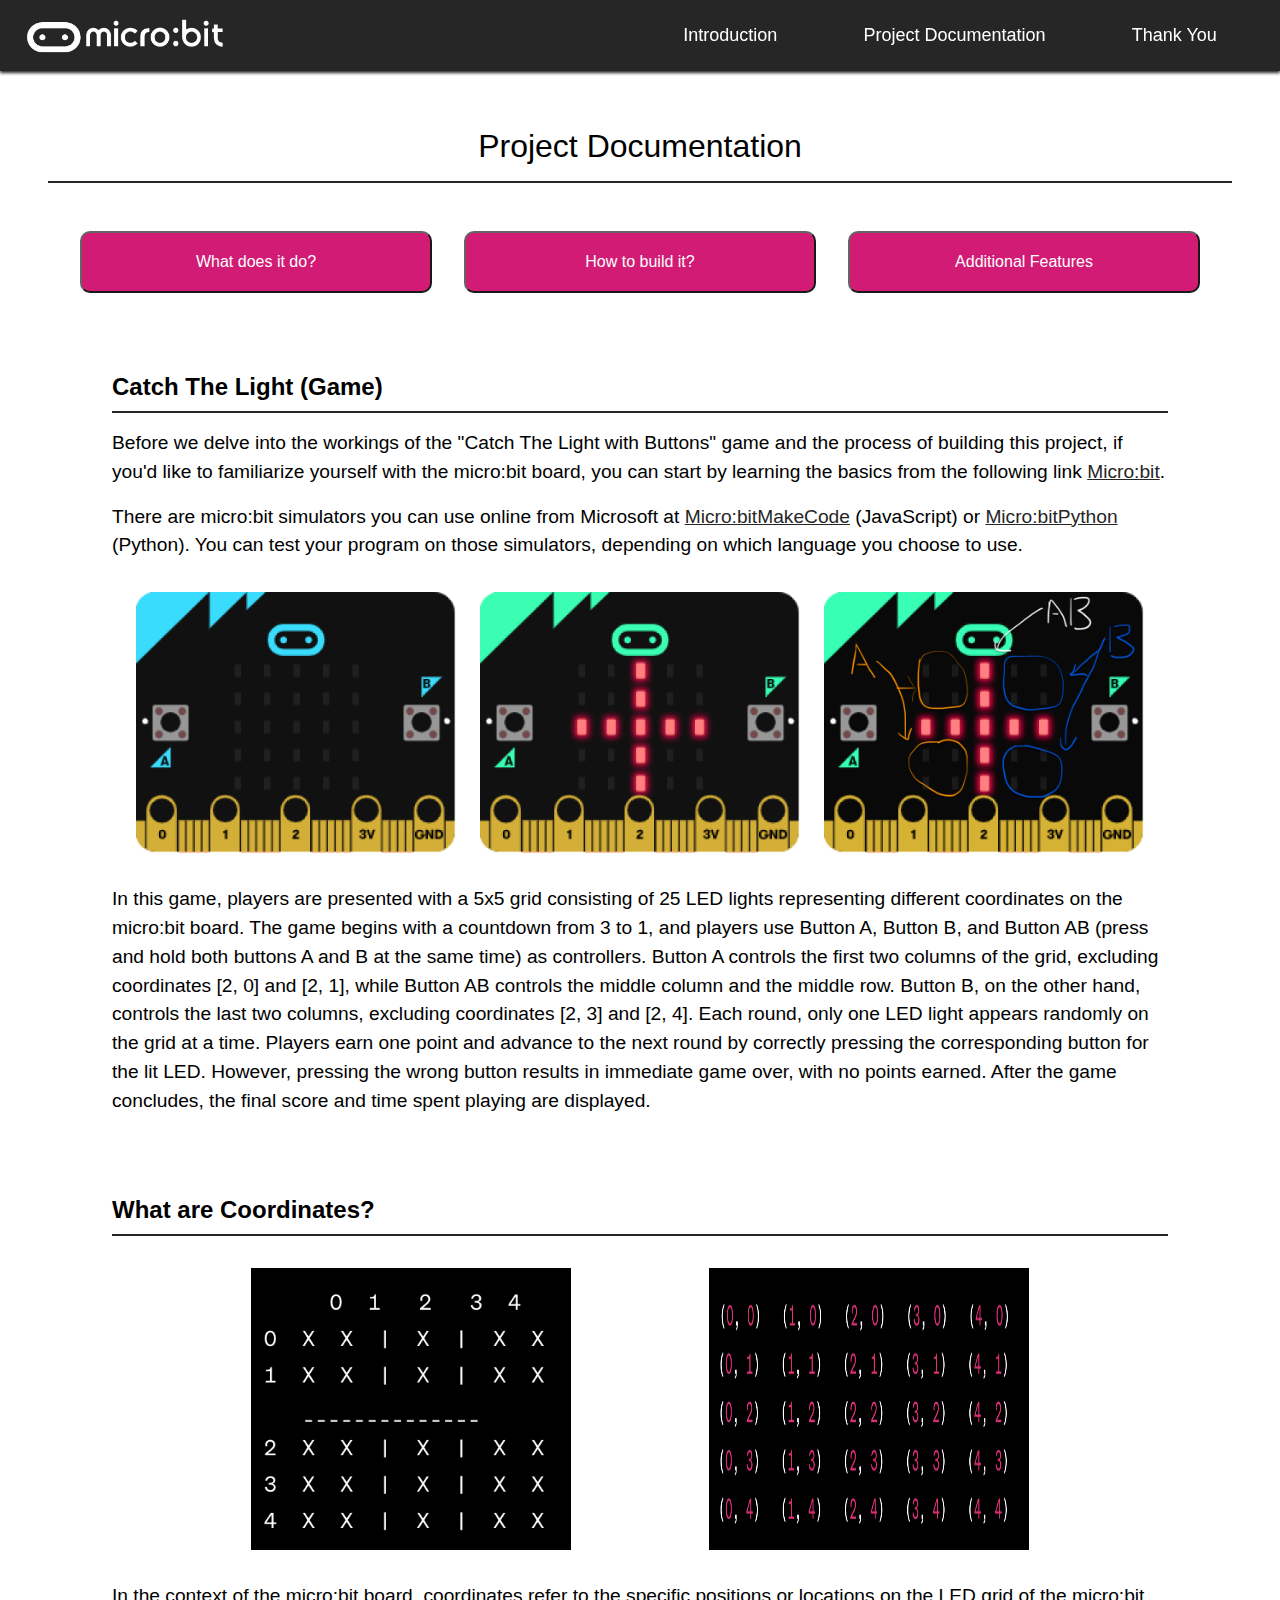
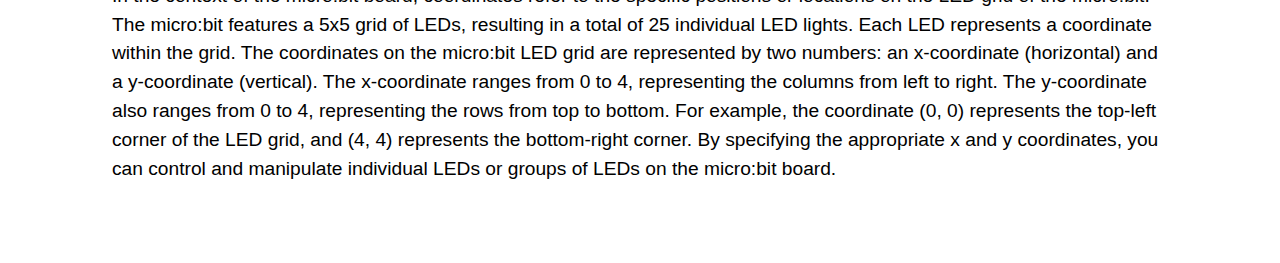
<file: Project1/projectdocpage.html>
<!DOCTYPE html>
<html lang="en">
  <head>
    <meta charset="UTF-8" />
    <meta name="viewport" content="width=device-width, initial-scale=1.0" />
    <link rel="stylesheet" type="text/css" href="css/styles.css" />
    <title>Micro:bit</title>
  </head>
  <body>
    <header>
      <nav class="nav-container">
        <div class="logo-container">
          <a href="index.html"
            ><img src="images/microbit_logo.png" alt="Microbit_Logo"
          /></a>
        </div>
        <ul>
          <li><a class="nav-link" href="index.html">Introduction</a></li>
          <li>
            <a class="nav-link" href="projectdocpage.html"
              >Project Documentation</a
            >
          </li>
          <li><a class="nav-link" href="thankyoupage.html">Thank You</a></li>
        </ul>
      </nav>
    </header>

    <section class="project-doc-container">
      <h1 class="project-doc-main-title">Project Documentation</h1>
      <div class="all-subpagetabs-container">
        <button
          class="smalltab1"
          onclick="showFirstTabs(event, 'whatdoesitdo-content')"
          type="button"
        >
          What does it do?
        </button>

        <button
          class="smalltab1"
          onclick="showFirstTabs(event, 'howtobuildit-content')"
          type="button"
        >
          How to build it?
        </button>

        <button
          class="smalltab1"
          onclick="showFirstTabs(event, 'additionalfeatures-content')"
          type="button"
        >
          Additional Features
        </button>
      </div>

      <div class="all-subpagecontent-container">
        <div id="whatdoesitdo-content" class="tinytap1 showfirstsubpagecontent">
          <h1>Catch The Light (Game)</h1>

          <p>
            Before we delve into the workings of the "Catch The Light with
            Buttons" game and the process of building this project, if you'd
            like to familiarize yourself with the micro:bit board, you can start
            by learning the basics from the following link
            <a
              href="https://microbit.org/get-started/first-steps/introduction/"
              title="Micro:bit Tutorial"
              >Micro:bit</a
            >.
          </p>

          <p class="simulators-link">
            There are micro:bit simulators you can use online from Microsoft at
            <a href="https://makecode.microbit.org">Micro:bitMakeCode</a>
            (JavaScript) or
            <a href="https://python.microbit.org">Micro:bitPython</a> (Python).
            You can test your program on those simulators, depending on which
            language you choose to use.
          </p>

          <div class="image-container1">
            <img src="images/microbit-board.png" alt="Microbit_Board" />
            <img
              src="images/microbit-crossline.png"
              alt="Microbit_Board_crossline"
            />
            <img
              src="images/microbit-crossline-notes.png"
              alt="Microbit_crossline_notes"
            />
          </div>

          <p>
            In this game, players are presented with a 5x5 grid consisting of 25
            LED lights representing different coordinates on the micro:bit
            board. The game begins with a countdown from 3 to 1, and players use
            Button A, Button B, and Button AB (press and hold both buttons A and
            B at the same time) as controllers. Button A controls the first two
            columns of the grid, excluding coordinates [2, 0] and [2, 1], while
            Button AB controls the middle column and the middle row. Button B,
            on the other hand, controls the last two columns, excluding
            coordinates [2, 3] and [2, 4]. Each round, only one LED light
            appears randomly on the grid at a time. Players earn one point and
            advance to the next round by correctly pressing the corresponding
            button for the lit LED. However, pressing the wrong button results
            in immediate game over, with no points earned. After the game
            concludes, the final score and time spent playing are displayed.
          </p>

          <h1 class="coordinates-heading">What are Coordinates?</h1>

          <div class="image-container2">
            <img src="images/LEDs_coordinates.png" alt="LEDs_coordinates" />
            <img src="images/coordinates_points.png" alt="coordinates_points" />
          </div>

          <p>
            In the context of the micro:bit board, coordinates refer to the
            specific positions or locations on the LED grid of the micro:bit.
            The micro:bit features a 5x5 grid of LEDs, resulting in a total of
            25 individual LED lights. Each LED represents a coordinate within
            the grid. The coordinates on the micro:bit LED grid are represented
            by two numbers: an x-coordinate (horizontal) and a y-coordinate
            (vertical). The x-coordinate ranges from 0 to 4, representing the
            columns from left to right. The y-coordinate also ranges from 0 to
            4, representing the rows from top to bottom. For example, the
            coordinate (0, 0) represents the top-left corner of the LED grid,
            and (4, 4) represents the bottom-right corner. By specifying the
            appropriate x and y coordinates, you can control and manipulate
            individual LEDs or groups of LEDs on the micro:bit board.
          </p>
        </div>

        <div id="howtobuildit-content" class="tinytap1">
          <section class="game-break-down-container">
            <h1>Game Break Down</h1>
            <ul>
              <li>
                The game features a 5x5 grid with 25 LED lights representing
                coordinates.
              </li>
              <li>The game starts with a countdown from 3 to 1.</li>
              <li>
                Button A, Button B, and Button AB are used as controllers.
              </li>
              <li>
                Button A controls the first two columns (excluding coordinates
                [2, 0] and [2, 1]).
              </li>
              <li>Button AB controls the middle column and the middle row.</li>
              <li>
                Button B controls the last two columns (excluding coordinates
                [2, 3] and [2, 4]).
              </li>
              <li>
                Only ONE LED light appears randomly on the board at a time
                during each round.
              </li>
              <li>
                Correctly pressing the corresponding button earns one point and
                progresses to the next round.
              </li>
              <li>
                Pressing the wrong button results in no points and immediate
                game over.
              </li>
              <li>
                After the game ends, the final score and time spent are
                displayed.
              </li>
            </ul>
          </section>

          <section class="steps-container">
            <h1 class="stepbystep-heading">Step By Step</h1>
            <div class="steps-content">
              <div class="inner-steps-content1">
                <h2>Step 1</h2>
              </div>
              <div class="inner-steps-content2">
                <p>
                  In Step 1, we need to figure out how to randomly light up just
                  one LED at a time on the grid for each round. Since we know
                  that each LED represents a coordinate in the grid, we can
                  think of it as having an x-coordinate (horizontal) and a
                  y-coordinate (vertical). The x-coordinate represents the
                  column number, while the y-coordinate represents the row
                  number.
                </p>
                <p>
                  So, how do we make it random? It's simple! We can use the
                  magic of math by employing the trusty Math.randomRange()
                  function. For example: Math.randomRange(0, 4), now we can get
                  a random number between 0 and 4 for both the x and y
                  coordinates.
                </p>
                <p>
                  Once we have these random coordinates, we can create a nifty
                  little function that takes them as inputs and lights up the
                  corresponding LED on the grid.
                </p>
                <p>
                  Now, every time we call this function, a random LED will light
                  up on the grid, adding that extra element of surprise and
                  variability to the game.
                </p>
                <div class="image-container3">
                  <img src="images/code1.png" alt="MathRandomRangeFunction" />
                  <img
                    src="images/code7.png"
                    alt="RandomGenerateLEDlightFunction"
                  />
                </div>
              </div>
            </div>
          </section>

          <section class="steps-container">
            <div class="steps-content">
              <div class="inner-steps-content1">
                <h2>Step 2</h2>
              </div>
              <div class="inner-steps-content2">
                <p>
                  In Step 2, let's talk about the variable called 'isRoundOver'.
                  This variable is very important because it helps us figure out
                  if the current round is over or not. Basically, it holds a
                  boolean value, which means it can be either true or false.
                </p>
                <p>
                  At the beginning of each round, we set 'isRoundOver' to false.
                  This means the round is still in progress, and the players
                  haven't lost yet. If the players successfully complete the
                  round, we keep 'isRoundOver' as false because the round is
                  still ongoing.
                </p>
                <p>
                  But here's the twist: if the players lose the round, we set
                  'isRoundOver' to true. This tells us that the round is over
                  and they didn't make it. However, after the game ends, we
                  reset 'isRoundOver' back to false. Why? Well, that's because
                  we want to start a new game right away without any delay.
                </p>
                <p>
                  With the help of the 'isRoundOver' variable, we can easily
                  keep track of the round's status and make sure everything runs
                  smoothly.
                </p>
              </div>
            </div>
          </section>

          <section class="steps-container">
            <div class="steps-content">
              <div class="inner-steps-content1">
                <h2>Step 3</h2>
              </div>
              <div class="inner-steps-content2">
                <p>
                  In Step 3, let's talk about how we keep track of the score in
                  this game. The rule is straightforward: if the players win a
                  round, they earn one point. It's one point per round, simple
                  as that!
                </p>
                <p>
                  To implement this, we start by declaring a variable called
                  'score' at the beginning of the game and initialize it to 0.
                  This variable will hold the player's score throughout the
                  game.
                </p>
                <p>
                  Whenever the player wins a round, we increase their score by
                  one. How do we do it? Well, there are a couple of ways. We can
                  use the expression 'score = score + 1', which adds one to the
                  current score. Alternatively, we can use the shorthand form
                  'score += 1', which does the same thing.
                </p>
                <p>
                  On the other hand, if the player loses a round, no points are
                  awarded, and they lose the game right away. So, it's important
                  for them to aim for victory in each round to boost their
                  score.
                </p>
                <p>
                  By keeping track of the score, we can add an element of
                  competition and motivate the players to strive for success in
                  the game.
                </p>
              </div>
            </div>
          </section>

          <section class="steps-container">
            <div class="steps-content">
              <div class="inner-steps-content1">
                <h2>Step 4</h2>
              </div>
              <div class="inner-steps-content2">
                <p>
                  In Step 4, let's dive into tracking the time spent by the
                  player while playing the game. Before we use our game as an
                  example, let's understand the concept of an in-built function
                  called 'input.runningTime()'.
                </p>
                <p>
                  This function gives us the number of milliseconds that have
                  passed since the micro:bit was powered on or restarted. It
                  allows us to measure time during the execution of our code.
                  For instance, by recording the current time before and after a
                  specific operation or event, we can calculate the time
                  difference using 'input.runningTime()'.
                </p>
                <p>
                  Now, let's apply this concept to our game example. Firstly, we
                  declare a variable called 'startTime' and set it to 0. Keep in
                  mind that our game begins with a 3-second countdown. After
                  that, we capture the time that has already passed before the
                  game starts using 'startTime = input.runningTime()'.
                </p>
                <p>
                  During the game, if the player loses, we immediately declare
                  another variable called 'elapsedTime' to calculate the time
                  difference. Using the formula 'elapsedTime =
                  input.runningTime() - startTime', we obtain the current total
                  time spent on the micro:bit, subtracting the time spent before
                  the game started. This provides us with the actual game time
                  that the player has spent from the start to the end of the
                  game.
                </p>
                <p>
                  This is how we determine the time the player has spent playing
                  the game. Additionally, we display the score through LEDs once
                  the game has finished, giving the player a visual
                  representation of their performance.
                </p>
                <p>
                  By incorporating time tracking into our game, we can provide
                  an engaging and time-bound challenge for the players,
                  enhancing the overall experience.
                </p>
              </div>
            </div>
          </section>

          <section class="steps-container">
            <div class="steps-content">
              <div class="inner-steps-content1">
                <h2>Step 5</h2>
              </div>
              <div class="inner-steps-content2">
                <div class="image-container4">
                  <img
                    src="images/code9.png"
                    alt="PressedButtonAndCheckONOFFlightCondition"
                  />
                  <img
                    src="images/code3.png"
                    alt="CheckONOFFlightConditionFunction"
                  />
                </div>

                <p>
                  In Step 5, let's dive into the code and focus on how the
                  player can win a round. As we already know, winning a round
                  requires the player to press the corresponding button for the
                  lit LED. Each button has control over specific columns and
                  rows on the grid: Button A controls the first two columns
                  (excluding coordinates [2, 0] and [2, 1]), Button AB controls
                  the middle column and middle row, and Button B controls the
                  last two columns (excluding coordinates [2, 3] and [2, 4]).
                </p>
                <p>
                  To check the state of the LED light, we need to understand a
                  few functions: 'led.point' and 'led.plot'. The 'led.point'
                  function determines the state of the LED, whether it's 'on' or
                  'off', without actually lighting it up. It returns a boolean
                  value indicating the LED's state. On the other hand, the
                  'led.plot' function is responsible for lighting up the LED on
                  the grid and can also change its state from 'on' to 'off' or
                  vice versa.
                </p>
                <p>
                  Since the game involves the player pressing the correct button
                  to win the round, we need to check if the light at a specific
                  coordinate is 'on' or 'off'. This check helps us determine if
                  the player clicked the correct button. The figure on the right
                  illustrates the check condition function, which returns true
                  if the light is 'on' and false if it's 'off'.
                </p>
                <p>
                  In the figure on the left, we see that if the player presses
                  the correct button, we add one point to the score. Since the
                  round is not over yet, we set the 'isRoundOver' variable to
                  false. Finally, we move on to the next round and continue the
                  game.
                </p>
                <p>
                  But what happens if the player loses the game? Don't worry,
                  we'll address this in the following steps. You're making great
                  progress! Keep it up!
                </p>
              </div>
            </div>
          </section>

          <section class="steps-container">
            <div class="steps-content">
              <div class="inner-steps-content1">
                <h2>Step 6</h2>
              </div>
              <div class="inner-steps-content2">
                <div class="image-container5">
                  <img src="images/code10.png" alt="PlayersLostTheGameCode" />
                </div>
                <p>
                  In Step 6, let's explore what happens when the player loses
                  the game. As depicted in the figure above, we immediately
                  declare and initialize the 'elapsedTime' variable to keep
                  track of the time the player spent playing the game. Then, we
                  set the 'isRoundOver' variable to true, indicating that the
                  round is over because the player lost.
                </p>
                <p>
                  To provide a sense of closure, we display the final score
                  using the 'basic.showString()' and 'basic.showNumber()'
                  functions. Afterward, we divide the 'elapsedTime' by 1000
                  because the micro:bit board measures time in milliseconds, but
                  we want to present it in seconds. To achieve this, we convert
                  the total game time, represented as a number, into a String
                  using the 'toString()' function. Subsequently, we display the
                  total game time to the player and restart the game.
                </p>
                <p>
                  Displaying the final score and game time adds a competitive
                  element to the game, motivating players to strive for the
                  highest score and complete the game in the shortest time
                  possible. This fosters engagement and encourages players to
                  continue playing and improving their performance.
                </p>
              </div>
            </div>
          </section>

          <section class="steps-container">
            <div class="steps-content">
              <div class="inner-steps-content1">
                <h2>Step 7</h2>
              </div>
              <div class="inner-steps-content2">
                <div class="image-container6">
                  <img src="images/code11.png" alt="ResetEverything" />
                </div>
                <p>
                  In Step 7, it's crucial to remember to reset everything after
                  the player loses the game. Failure to do so would prevent us
                  from continuing to play and could lead to using the score and
                  game time from the previous game.
                </p>
                <p>
                  To ensure a fresh start, it's important to reset all variables
                  and related elements. This includes using the
                  'basic.clearScreen()' function to clear the LED matrix,
                  resetting the 'score' and 'startTime' variables back to 0, and
                  setting 'isRoundOver' to false. By resetting everything, we
                  can prepare the game for a new session.
                </p>
                <p>
                  By following this practice and resetting everything before
                  starting a new game, we maintain a clean slate and avoid any
                  interference or carryover from previous game sessions. This
                  allows for a fair and consistent gameplay experience.
                </p>
              </div>
            </div>
          </section>

          <section class="steps-container">
            <div class="steps-content">
              <div class="inner-steps-content1">
                <h2>Step 8</h2>
              </div>
              <div class="inner-steps-content2">
                <div class="image-container7">
                  <img src="images/code5.png" alt="CountdownLoopFunction" />
                </div>
                <p>
                  In Step 8, let's focus on creating a countdown animation for
                  the game. The game begins with a countdown from 3 to 1, which
                  enhances the user experience and adds interactivity to the
                  game.
                </p>
                <p>
                  To achieve this, we can create a function that includes a for
                  loop. Within the loop, we display the countdown numbers and
                  introduce a delay of 0.5 seconds using the 'basic.pause()'
                  function. As illustrated in the figure above, the pause
                  duration is set to 500 milliseconds, equivalent to 0.5
                  seconds. This allows for a brief pause before moving on to the
                  next iteration. By utilizing a for loop, we can iterate
                  through the process three times, making the code more
                  efficient and executing the countdown animation faster.
                </p>
                <p>
                  To incorporate the countdown animation, we call this function
                  before the game starts, setting the stage for an engaging and
                  dynamic game experience.
                </p>
              </div>
            </div>
          </section>

          <section class="steps-container">
            <div class="steps-content">
              <div class="inner-steps-content1">
                <h2>Step 9</h2>
              </div>
              <div class="inner-steps-content2">
                <div class="image-container8">
                  <img
                    src="images/code6.png"
                    alt="ShowFlashCrossLineAnimation"
                  />
                </div>
                <p>
                  In Step 9, let's introduce more animation to our game. This
                  animation involves a flashing crossline made up of LED lights,
                  which appears after the countdown at the start of the game and
                  before the actual gameplay begins.
                </p>
                <p>
                  To achieve this, we utilize the 'basic.showLeds()' function,
                  which allows us to draw custom shapes on the LED matrix. In
                  this case, we draw a crossline to highlight the middle column
                  and middle row of the game. The crossline is created using a
                  combination of dots (representing the LED lights turned off)
                  and hashtags (representing the LED lights turned on). It's
                  important to ensure that the drawing is done on a 5x5 grid, as
                  deviating from this grid size may cause issues with the code.
                </p>
                <p>
                  As depicted in the figure above, the first drawing is left
                  empty, the second drawing represents the crossline, and the
                  final drawing is empty again. The reason for having an empty
                  drawing at the end is to clear the LED matrix before the game
                  starts. Otherwise, the crossline would remain on the screen
                  indefinitely.
                </p>
                <p>
                  Furthermore, it's crucial to understand the order of function
                  declarations and function calls. After declaring a function,
                  it's necessary to call the function for it to work properly.
                  The figure below demonstrates the sequence of three function
                  calls, and it's important to follow this order correctly.
                </p>
                <p>
                  By adding this animation and adhering to the correct order of
                  function calls, we enhance the visual appeal of the game and
                  ensure the smooth execution of each animation sequence.
                </p>
                <div class="image-container9">
                  <img src="images/code8.png" alt="ThreeFunctionsCall" />
                </div>
              </div>
            </div>
          </section>

          <section class="steps-container">
            <div class="steps-content">
              <div class="inner-steps-content1">
                <h2>Final Step</h2>
              </div>

              <div class="inner-steps-content2">
                <p>
                  In the final step, after completing all the aforementioned
                  steps, you can refer to the provided source code below to
                  compare it with your own code. This project offers a
                  combination of challenges and enjoyment, making it an engaging
                  endeavor. I hope you have enjoyed working on this project and
                  have found it fulfilling.
                </p>
                <p>
                  If you're interested in delving deeper into micro:bit, I
                  recommend visiting the provided link
                  <a href="https://microbit.org/"
                    >Micro:bit Educational Foundation</a
                  >. The website offers a wealth of learning materials,
                  resources, including videos, documentation, and projects that
                  can further enhance your technical skills. It's a valuable
                  platform to explore and expand your knowledge in the realm of
                  micro:bit.
                </p>
                <p>
                  <a
                    href="images/Microsoft MakeCode for micro_bit.pdf"
                    download="TheSourceCode"
                    >The Source Code</a
                  >
                </p>
              </div>
            </div>
          </section>
        </div>

        <div id="additionalfeatures-content" class="tinytap1">
          <h1>Additional Features Suggestion</h1>

          <ul>
            <li>Add Timer for each round (only 3 seconds)</li>
            <li>Add Diagonal Lines as Button AB column</li>
            <li>
              Make the LEDs light only appears for 1 second and then flash out,
              players need to guess where it is
            </li>
          </ul>
        </div>
      </div>
    </section>

    <script src="js/index.js"></script>
  </body>
</html>
</file>
<file: Project1/css/styles.css>
* {
  margin: 0;
  padding: 0;
  box-sizing: border-box;
}

body {
  background-color: #ffffff;
  font-family: Helvetica, Arial, sans-serif;
}

/* Navbar */
.nav-container {
  display: flex;
  background-color: #262626;
  font-size: 1.125rem;
  position: fixed;
  top: 0;
  left: 0;
  width: 100%;
  box-shadow: 0px 2px 3px#262626;
  z-index: 99;
}

.logo-container {
  flex: 1;
  display: flex;
  justify-content: flex-start;
  align-items: center;
}

.logo-container a {
  display: flex;
  /* justify-content: flex-start;
  align-items: center; */
}

.logo-container a img {
  max-width: 100%;
  height: auto;
  max-height: 60px;
  margin-left: 15px;
}

.logo-container a img:hover {
  opacity: 0.75;
}

nav ul {
  flex: 1;
  display: flex;
  flex-direction: row nowrap;
  justify-content: space-around;
  list-style-type: none;
  padding: 25px 20px;
}

nav ul li a {
  text-decoration: none;
  color: #ffffff;
}

nav ul li a:hover {
  opacity: 0.75;
}

.nav-link {
  position: relative;
}

.nav-link::after {
  content: "";
  position: absolute;
  left: 0;
  bottom: -5px;
  width: 0;
  height: 3px;
  background-color: #cd0365;
  transition: width 0.3s ease-in-out;
}

.nav-link:hover::after {
  width: 100%;
}

/* Introuction Page (content) */
.introduction-content {
  padding-top: 80px;
  display: flex;
  flex-direction: row nowrap;
  min-height: 100vh;
}

.reasons-container {
  flex: 1;
  padding: 20px 25px;
  display: flex;
  flex-direction: column;
  /* align-items: center; */
  justify-content: space-between;
  /* height: 70vh; */
  border-right: 2px solid #262626;
}

.reasons-container h1,
.project-showcase h1 {
  font-weight: normal;
  font-size: 2rem;
}

#reasons-idea h3,
#reasons-format h3 {
  font-weight: normal;
  margin-bottom: 0.5rem;
  padding-bottom: 0.5rem;
  border-bottom: 1px solid #262626;
}

#reasons-format h3 {
  margin-top: 1rem;
}

/* #reasons-idea p,
#reasons-format p {
  text-align: justify;
} */

.project-showcase {
  flex: 1;
  padding: 20px 25px;
  display: flex;
  flex-direction: column;
  align-items: center;
}

#reasons-heading {
  margin-bottom: 1.5rem;
}

#reasons-idea,
#reasons-format {
  flex: 1;
}

#reasons-idea ul {
  list-style-type: square;
  list-style-position: inside;
  margin-top: 0.5rem;
  margin-bottom: 0.5rem;
}

#reasons-idea ul li {
  line-height: 1.5;
}

.project-showcase h1 {
  align-self: flex-start;
}

.project-showcase h2 {
  text-align: center;
  margin-top: 1.5rem;
}

.project-showcase video {
  height: auto;
  width: 45vw;
}

.video-clip,
.video-notes {
  flex: 1;
}

.project-showcase p {
  padding: 15px 10px;
}

.project-showcase p a {
  color: #262626;
}

.project-showcase p a:hover {
  color: purple;
}

/* Thank you Page */
.thankyou-content {
  padding-top: 80px;
  font-size: 1.5rem;
  display: flex;
  flex-direction: row nowrap;
  justify-content: center;
}

.thankyou-content div {
  padding: 20px 50px;
  margin: 40px 40px;
  text-align: center;
  border: 2px solid #262626;
  border-radius: 2.5rem;
  box-shadow: 2px 2px 3px #262626;
}

.thankyou-content div::before {
  content: "\201C";
  font-size: 5rem;
  font-family: Helvetica, Arial, Georgia;
  color: tan;
}

.thankyou-content div::after {
  content: "\201D";
  font-size: 5rem;
  font-family: Helvetica, Arial, Georgia;
  color: tan;
}

/* Project Documentation Page (content) */
.project-doc-container {
  padding-top: 80px;
  width: 100%;
  box-sizing: border-box;
  flex-direction: column;
  display: flex;
}

.project-doc-main-title {
  /* margin-top: 3rem;
  margin-left: 3rem;
  margin-right: 3rem;
  margin-bottom: 3rem; */
  margin: 3rem;
  padding-bottom: 1rem;
  text-align: center;
  font-size: 2rem;
  font-weight: normal;
  border-bottom: 2px solid #262626;
}

.all-subpagetabs-container {
  flex: 1;
  display: flex;
  flex-direction: row nowrap;
  justify-content: space-around;
  margin: 0rem 5rem;
  gap: 2rem;
}

.smalltab1 {
  flex: 1;
  padding: 20px 20px;
  background-color: #cd0365;
  color: #ffffff;
  opacity: 0.9;
  font-size: 1rem;
  border-radius: 10px;
  cursor: pointer;
}

.tinytap1 {
  display: none;
  margin: 5rem;
  padding: 0rem 2rem;
}

.showfirstsubpagecontent {
  /* show first-sub page content directly */
  display: block;
}

.all-subpagecontent-container {
  flex: 4;
  display: flex;
}

.all-subpagecontent-container h1 {
  font-size: 1.5rem;
  border-bottom: 2px solid #262626;
  padding-bottom: 10px;
  margin-bottom: 1rem;
}

.all-subpagecontent-container p {
  font-size: 1.2rem;
  line-height: 1.5;
}

.all-subpagecontent-container p a {
  color: #262626;
}

.all-subpagecontent-container p a:hover {
  color: purple;
}

.simulators-link {
  margin-top: 1rem;
}

.image-container1 {
  display: flex;
  flex-direction: row nowrap;
  justify-content: space-evenly;
  margin: 2rem 0rem;
}

.image-container1 img {
  height: auto;
  width: 25vw;
}

.coordinates-heading {
  margin-top: 5rem;
}

.image-container2 {
  display: flex;
  flex-direction: row nowrap;
  justify-content: space-evenly;
  margin: 2rem 0rem;
}

.image-container2 img {
  height: auto;
  width: 25vw;
}

#additionalfeatures-content p {
  line-height: 2;
}

#howtobuildit-content ul {
  list-style-type: square;
  list-style-position: inside;
  line-height: 3;
}

#howtobuildit-content ul li {
  font-size: 1.2rem;
}

#howtobuildit-content {
  flex: 1;
}

.game-break-down-container {
  display: flex;
  flex-direction: column;
}

.stepbystep-heading {
  border-bottom: 1px solid #262626;
  margin-top: 5rem;
}

.steps-container {
  display: flex;
  flex-direction: column;
  margin-bottom: 1rem;
}

/* .steps-container h2 {
  border: 1px solid #262626;
} */

.steps-content {
  display: flex;
  flex-direction: row nowrap;
  justify-content: center;
  align-items: center;
  border-bottom: 1.5px solid #262626;
}

.inner-steps-content1 {
  flex: 1;
  display: flex;
  justify-content: center;
  align-items: center;
}

.inner-steps-content1 h2 {
  padding: 2rem;
  border: 2px solid #262626;
  border-radius: 3rem;
  background-color: #cd0365;
  color: #ffffff;
}

.inner-steps-content2 {
  flex: 5;
}

.inner-steps-content2 > p {
  margin-bottom: 1rem;
}

.image-container3 {
  display: flex;
  flex-direction: row nowrap;
  justify-content: space-evenly;
  margin: 2rem 0rem;
}

.image-container3 img {
  height: auto;
  width: 30vw;
}

.image-container4 {
  display: flex;
  flex-direction: row nowrap;
  justify-content: space-evenly;
  margin: 2rem 0rem;
}

.image-container4 img {
  height: auto;
  width: 30vw;
}

.image-container5 {
  display: flex;
  flex-direction: row nowrap;
  justify-content: space-evenly;
  margin: 2rem 0rem;
}

.image-container5 img {
  height: auto;
  width: 35vw;
}

.image-container6 {
  display: flex;
  flex-direction: row nowrap;
  justify-content: space-evenly;
  margin: 2rem 0rem;
}

.image-container6 img {
  height: auto;
  width: 40vw;
}

.image-container7 {
  display: flex;
  flex-direction: row nowrap;
  justify-content: space-evenly;
  margin: 2rem 0rem;
}

.image-container7 img {
  height: auto;
  width: 35vw;
}

.image-container8 {
  display: flex;
  flex-direction: row nowrap;
  justify-content: space-evenly;
  margin: 2rem 0rem;
}

.image-container8 img {
  height: auto;
  width: 20vw;
}

.image-container9 {
  display: flex;
  flex-direction: row nowrap;
  justify-content: space-evenly;
  margin: 2rem 0rem;
}

.image-container9 img {
  height: auto;
  width: 25vw;
}

#additionalfeatures-content ul {
  list-style-type: square;
  list-style-position: inside;
  font-size: 1.2rem;
  line-height: 3;
}
</file>
